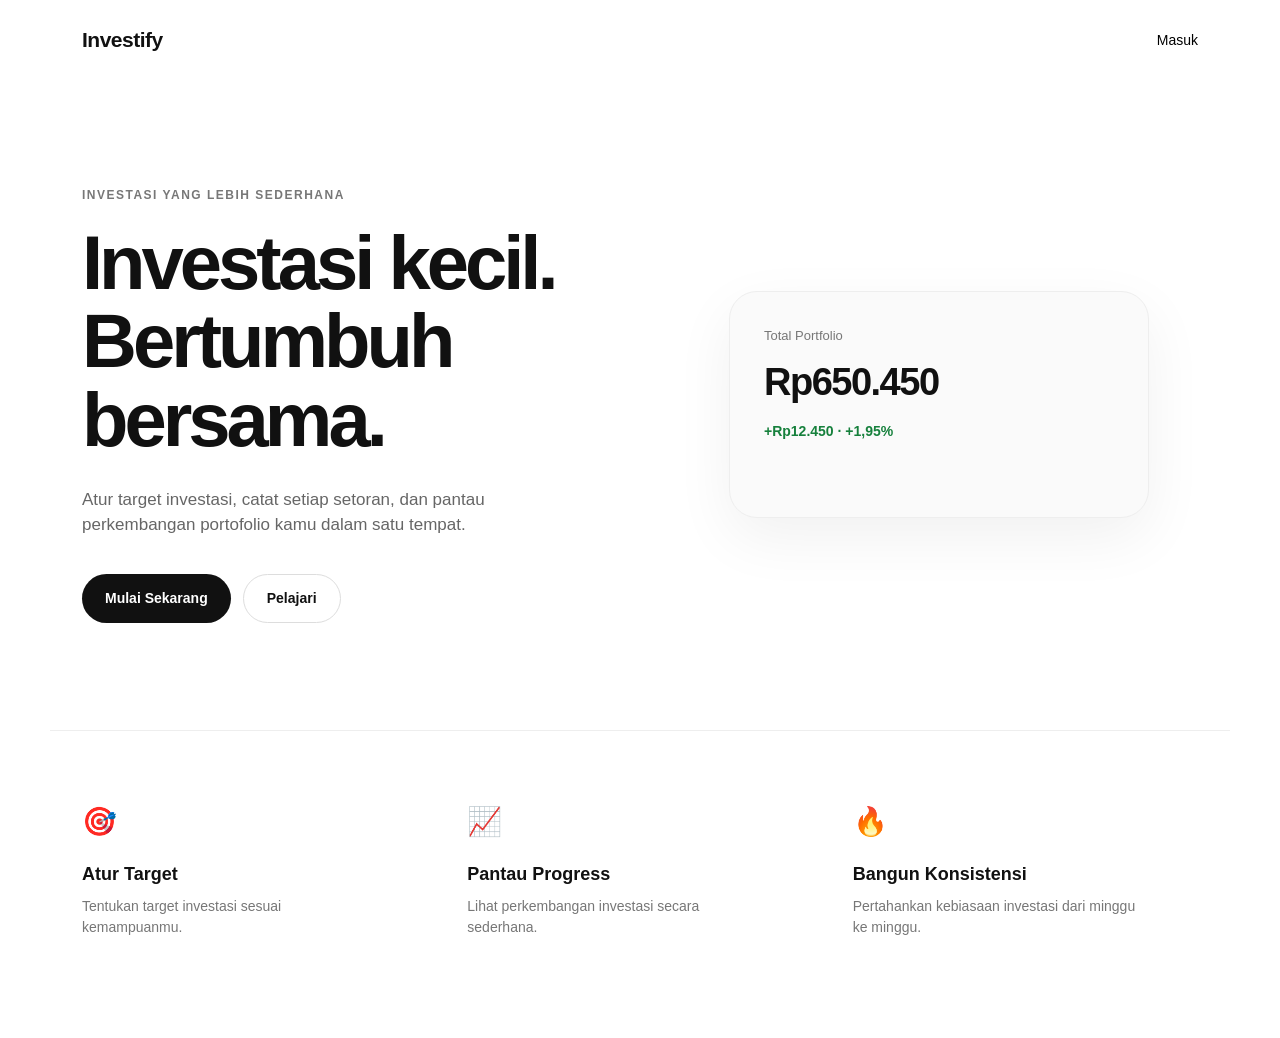
<file: index.html>
<!DOCTYPE html>
<html lang="id">
<head>
    <meta charset="UTF-8">
    <meta name="viewport" content="width=device-width, initial-scale=1.0">

    <title>Investify — Investasi Kecil, Bertumbuh</title>

    <link rel="stylesheet" href="css/style.css">
</head>

<body>

    <header class="navbar">
        <div class="logo">Investify</div>

        <button class="login-btn">
            Masuk
        </button>
    </header>


    <main class="hero">

        <section class="hero-content">

            <p class="eyebrow">
                INVESTASI YANG LEBIH SEDERHANA
            </p>

            <h1>
                Investasi kecil.<br>
                Bertumbuh bersama.
            </h1>

            <p class="hero-description">
                Atur target investasi, catat setiap setoran,
                dan pantau perkembangan portofolio kamu
                dalam satu tempat.
            </p>

            <div class="hero-actions">

                <a href="dashboard.html" class="primary-btn">
                Mulai Sekarang
            </a>

                <button class="secondary-btn">
                    Pelajari
                </button>

            </div>

        </section>


        <section class="hero-preview">

            <div class="preview-card">

                <p>Total Portfolio</p>

                <h2>Rp650.450</h2>

                <span class="profit">
                    +Rp12.450 · +1,95%
                </span>

                <div class="fake-chart">
                    <div></div>
                </div>

            </div>

        </section>

    </main>


    <section class="features">

        <div class="feature">
            <span>🎯</span>
            <h3>Atur Target</h3>
            <p>
                Tentukan target investasi
                sesuai kemampuanmu.
            </p>
        </div>


        <div class="feature">
            <span>📈</span>
            <h3>Pantau Progress</h3>
            <p>
                Lihat perkembangan investasi
                secara sederhana.
            </p>
        </div>


        <div class="feature">
            <span>🔥</span>
            <h3>Bangun Konsistensi</h3>
            <p>
                Pertahankan kebiasaan investasi
                dari minggu ke minggu.
            </p>
        </div>

    </section>


    <script src="js/app.js"></script>

</body>
</html>
</file>
<file: css/style.css>
/* =========================
   RESET
========================= */

* {
    margin: 0;
    padding: 0;
    box-sizing: border-box;
}

html {
    scroll-behavior: smooth;
}

body {
    font-family: -apple-system, BlinkMacSystemFont, "Segoe UI",
        Roboto, Helvetica, Arial, sans-serif;

    background: #ffffff;
    color: #111111;
    line-height: 1.5;
}


/* =========================
   NAVBAR
========================= */

.navbar {
    width: 100%;
    max-width: 1180px;
    margin: auto;

    padding: 24px 32px;

    display: flex;
    align-items: center;
    justify-content: space-between;
}

.logo {
    font-size: 21px;
    font-weight: 700;
    letter-spacing: -0.5px;
}

.login-btn {
    border: none;
    background: transparent;

    font-size: 14px;
    font-weight: 500;

    cursor: pointer;
}


/* =========================
   HERO
========================= */

.hero {
    max-width: 1180px;
    margin: auto;

    min-height: 650px;

    padding: 90px 32px;

    display: grid;
    grid-template-columns: 1fr 1fr;
    align-items: center;

    gap: 80px;
}

.hero-content {
    max-width: 580px;
}

.eyebrow {
    margin-bottom: 20px;

    font-size: 12px;
    font-weight: 700;

    letter-spacing: 1.5px;

    color: #777777;
}

.hero h1 {
    font-size: clamp(48px, 6vw, 76px);

    line-height: 1.03;
    letter-spacing: -4px;

    margin-bottom: 28px;
}

.hero-description {
    max-width: 500px;

    font-size: 17px;
    color: #666666;

    margin-bottom: 36px;
}


/* =========================
   BUTTONS
========================= */

.hero-actions {
    display: flex;
    gap: 12px;
}

.primary-btn,
.secondary-btn {
    border-radius: 999px;

    padding: 14px 23px;

    font-size: 14px;
    font-weight: 600;

    cursor: pointer;

    transition: transform 0.2s ease,
                opacity 0.2s ease;
}

.primary-btn {
    border: none;
    background: #111111;
    color: #ffffff;
}

.secondary-btn {
    border: 1px solid #dddddd;
    background: #ffffff;
    color: #111111;
}

.primary-btn:hover,
.secondary-btn:hover,
.login-btn:hover {
    opacity: 0.75;
}

.primary-btn:active,
.secondary-btn:active {
    transform: scale(0.97);
}


/* =========================
   PORTFOLIO PREVIEW
========================= */

.hero-preview {
    display: flex;
    justify-content: center;
}

.preview-card {
    width: 100%;
    max-width: 420px;

    padding: 34px;

    border: 1px solid #eeeeee;
    border-radius: 28px;

    background: #fafafa;

    box-shadow:
        0 20px 60px rgba(0, 0, 0, 0.06);
}

.preview-card p {
    font-size: 13px;
    color: #777777;

    margin-bottom: 8px;
}

.preview-card h2 {
    font-size: 38px;
    letter-spacing: -1.5px;

    margin-bottom: 8px;
}

.profit {
    font-size: 14px;
    font-weight: 600;

    color: #16803c;
}


/* =========================
   SIMPLE CHART
========================= */

.fake-chart {
    height: auto;

    margin-top: 40px;

    position: relative;

    overflow: visible;
}

.fake-chart::before {
    content: "";

    position: absolute;

    width: 120%;
    height: 100%;

    left: -10%;

    background:
        linear-gradient(
            145deg,
            transparent 48%,
            #111111 49%,
            #111111 50%,
            transparent 51%
        );

    transform:
        rotate(-3deg)
        translateY(30px);
}

.fake-chart div {
    position: absolute;

    width: 100%;
    height: 100%;

    background:
        linear-gradient(
            to top,
            rgba(0, 0, 0, 0.04),
            transparent
        );
}


/* =========================
   FEATURES
========================= */

.features {
    max-width: 1180px;
    margin: auto;

    padding: 70px 32px 100px;

    display: grid;
    grid-template-columns: repeat(3, 1fr);

    gap: 40px;

    border-top: 1px solid #eeeeee;
}

.feature span {
    display: block;

    font-size: 28px;

    margin-bottom: 18px;
}

.feature h3 {
    font-size: 18px;

    margin-bottom: 8px;
}

.feature p {
    max-width: 300px;

    font-size: 14px;
    color: #777777;
}


/* =========================
   MOBILE
========================= */

@media (max-width: 768px) {

    .navbar {
        padding: 20px;
    }

    .hero {
        min-height: auto;

        padding: 60px 20px 80px;

        display: flex;
        flex-direction: column;

        align-items: flex-start;

        gap: 50px;
    }

    .hero h1 {
        font-size: 48px;

        letter-spacing: -2.5px;
    }

    .hero-description {
        font-size: 16px;
    }

    .hero-actions {
        width: 100%;

        flex-direction: column;
    }

    .primary-btn,
    .secondary-btn {
        width: 100%;

        padding: 15px;
    }

    .hero-preview {
        width: 100%;
    }

    .preview-card {
        max-width: none;

        padding: 26px;

        border-radius: 24px;
    }

    .preview-card h2 {
        font-size: 32px;
    }

    .features {
        padding: 60px 20px 80px;

        grid-template-columns: 1fr;

        gap: 45px;
    }

    .feature p {
        max-width: none;
    }
}

.primary-btn {
    display: inline-block;
    text-decoration: none;
}


/* ==================================================
   CHART DINAMIS
   ================================================== */

.chart-wrapper {
    position: relative;
    width: 100%;
    height: 380px;
    min-height: 380px;
    overflow: visible;
}


/* ==================================================
   CHART — CLEAN RESPONSIVE
   ================================================== */

.chart {
    width: 100%;
    box-sizing: border-box;
    overflow: visible;
}

.chart-header {
    width: 100%;
    box-sizing: border-box;
}

.chart-wrapper {
    position: relative;
    width: 100%;
    height: 400px;
    min-height: 400px;
    box-sizing: border-box;
    overflow: visible;
}

.chart-wrapper canvas {
    display: block;
    width: 100% !important;
    height: 100% !important;
}


/* ==================================================
   MOBILE
   ================================================== */

@media (max-width: 600px) {

    .chart {
        width: 100%;
        overflow: visible;
    }

    .chart-wrapper {
        width: 100%;
        height: 400px;
        min-height: 400px;
        overflow: visible;
    }

    .chart-wrapper canvas {
        width: 100% !important;
        height: 100% !important;
    }

}


/* ==================================================
   STEP 12 — STATISTIK BULANAN
   ================================================== */

.monthly-stats {
    width: 100%;
    margin-bottom: 32px;
    padding: 28px;
    border-radius: 24px;
    background: #ffffff;
    box-sizing: border-box;
}

.monthly-stats-header {
    margin-bottom: 20px;
}

.monthly-stats-header .label {
    margin: 0 0 6px;
}

.monthly-stats-header h3 {
    margin: 0;
    font-size: 22px;
}


.monthly-stats-grid {
    display: grid;
    grid-template-columns: repeat(4, 1fr);
    gap: 16px;
}


.monthly-stat-card {
    padding: 20px;
    border-radius: 18px;
    background: #f5f5f5;
    box-sizing: border-box;
}


.monthly-stat-card span {
    display: block;
    margin-bottom: 8px;
    font-size: 13px;
    color: #777;
}


.monthly-stat-card strong {
    display: block;
    font-size: 20px;
    font-weight: 600;
}


/* =========================
   MOBILE
========================= */

@media (max-width: 700px) {

    .monthly-stats {
        padding: 20px;
        border-radius: 20px;
    }

    .monthly-stats-grid {
        grid-template-columns: repeat(2, 1fr);
        gap: 12px;
    }

    .monthly-stat-card {
        padding: 16px;
    }

    .monthly-stat-card strong {
        font-size: 18px;
    }

}
</file>
